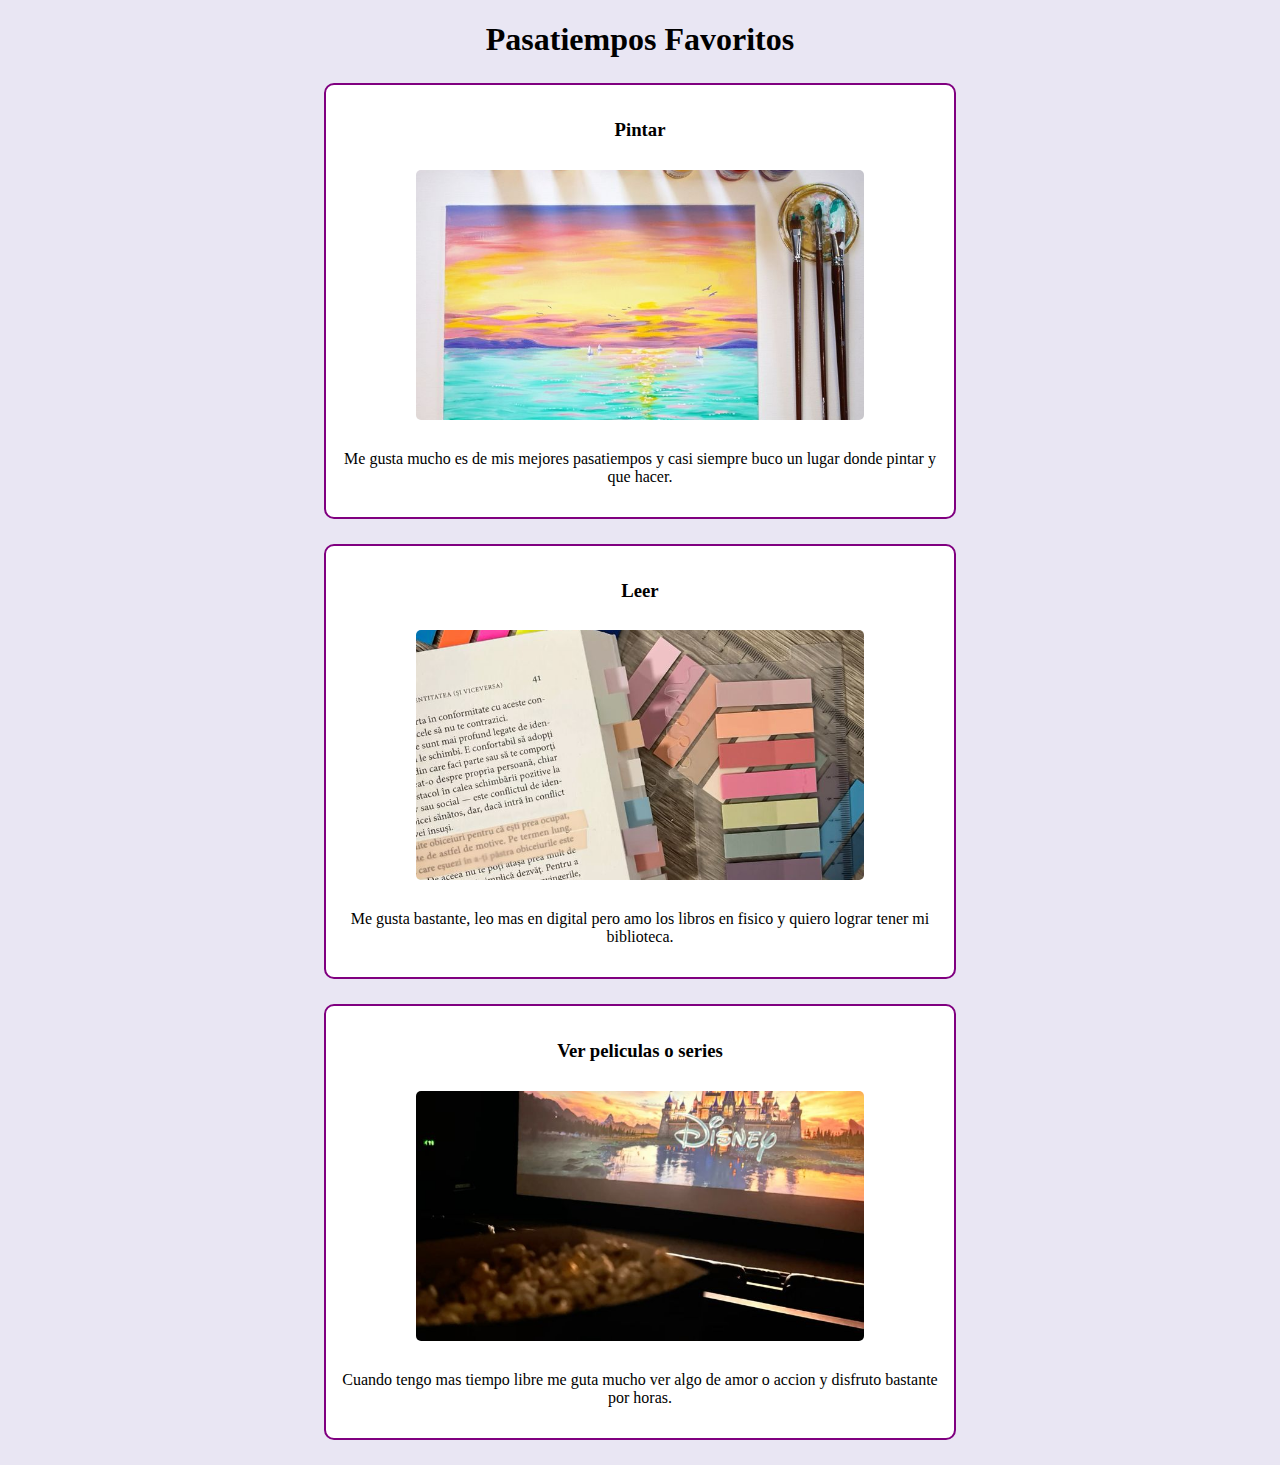
<file: Desafio5 css/index.html>
<!DOCTYPE html>
<html lang="en">
<head>
    <meta charset="UTF-8">
    <meta name="viewport" content="width=device-width, initial-scale=1.0">
    <title>Tipografía</title>
    <link rel="stylesheet" href="css/estilos.css" />
    </head>
<body>
    <h1>Pasatiempos Favoritos</h1>

    <div class="tarjeta">
        <h3>Pintar</h3>
        <img src="img/Pintura.jpg" alt="Pintar cuadros">
        <p>Me gusta mucho es de mis mejores pasatiempos y casi siempre buco un lugar donde pintar y que hacer.</p>
    </div>

    <div class="tarjeta">
        <h3>Leer</h3>
        <img src="img/Libros.jpg" alt="Leer libros">
        <p>Me gusta bastante, leo mas en digital pero amo los libros en fisico y quiero lograr tener mi biblioteca.</p>
    </div>

    <div class="tarjeta">
        <h3>Ver peliculas o series</h3>
        <img src="img/Cine.jpg" alt="Peliculas o Series">
        <p>Cuando tengo mas tiempo libre me guta mucho ver algo de amor o accion y disfruto bastante por horas.</p>
    </div>
    
</body>
</html>
</file>
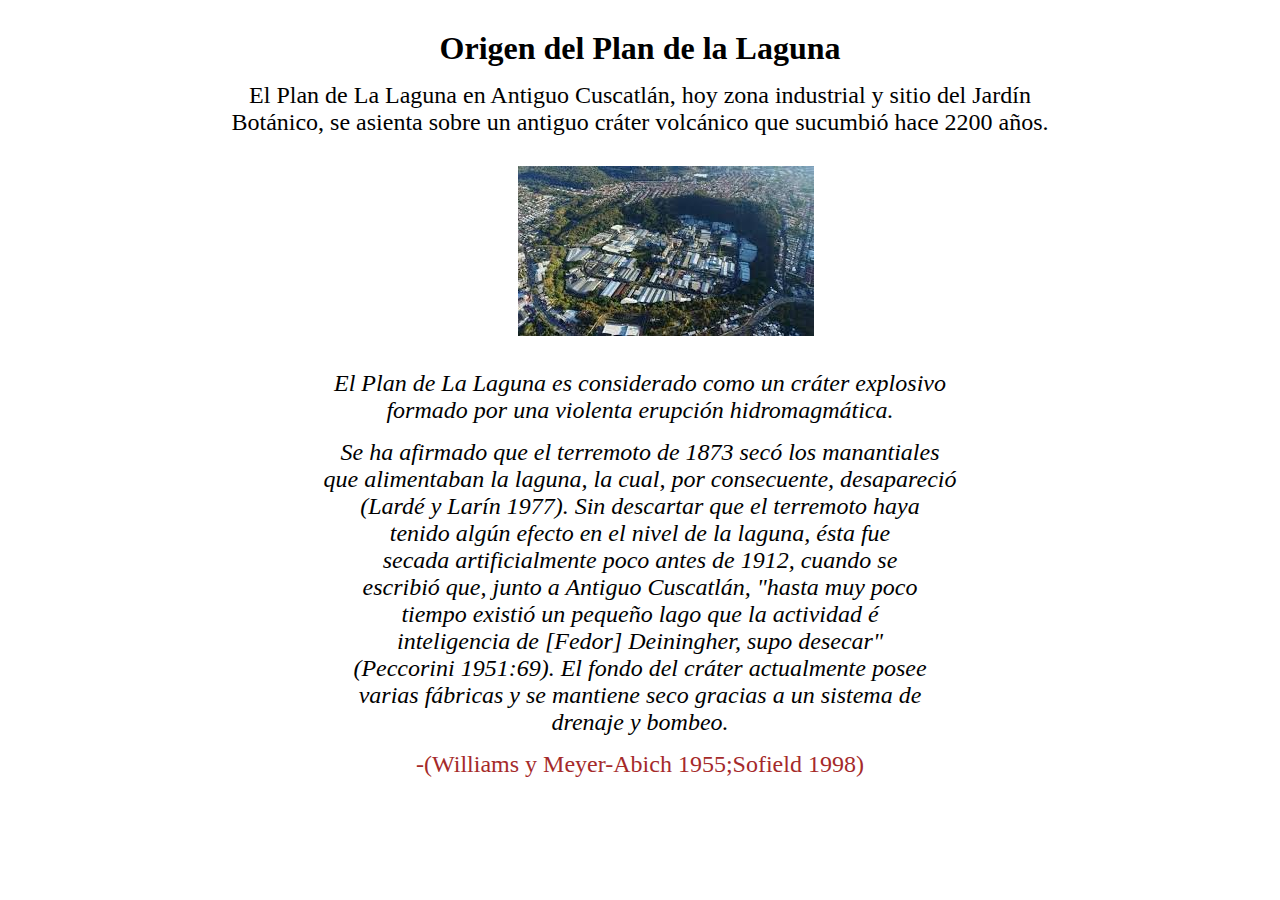
<file: Practica 2 css/index.html>
<!DOCTYPE html>
<html lang="en">
<head>
    <meta charset="UTF-8">
    <meta name="viewport" content="width=device-width, initial-scale=1.0">
    <title>Plan de La Laguna</title>
    <link rel="stylesheet" href="css/estilos.css">
</head>
<body>
    <h1>Origen del Plan de la Laguna</h1>

    <p>
        El Plan de La Laguna en Antiguo Cuscatlán, 
        hoy zona industrial y sitio del Jardín <br>  
        Botánico, se asienta sobre un antiguo 
        cráter volcánico que sucumbió hace 2200 años. <br>
    </p>

    <img src="img/plan.jpg" alt="imagen aérea del plan de la laguna">

    <p class="cita">
        El Plan de La Laguna es considerado como un cráter explosivo <br>
        formado por una violenta erupción hidromagmática.<br>
    </p>

    <p class="cita">
        Se ha afirmado que el terremoto de 1873 secó los manantiales <br>
        que alimentaban la laguna, la cual, por consecuente, desapareció <br>
        (Lardé y Larín 1977). Sin descartar que el terremoto haya <br> 
        tenido algún efecto en el nivel de la laguna, ésta fue <br>
        secada artificialmente poco antes de 1912, cuando se <br>
        escribió que, junto a Antiguo Cuscatlán, "hasta muy poco <br> 
        tiempo existió un pequeño lago que la actividad é <br>
        inteligencia de [Fedor] Deiningher, supo desecar" <br>
        (Peccorini 1951:69). El fondo del cráter actualmente posee <br>
        varias fábricas y se mantiene seco gracias a un sistema de <br>
        drenaje y bombeo. 
    </p>

    <p id="autor">-(Williams y Meyer-Abich 1955;Sofield 1998)</p>
   
</body>
</html>
</file>
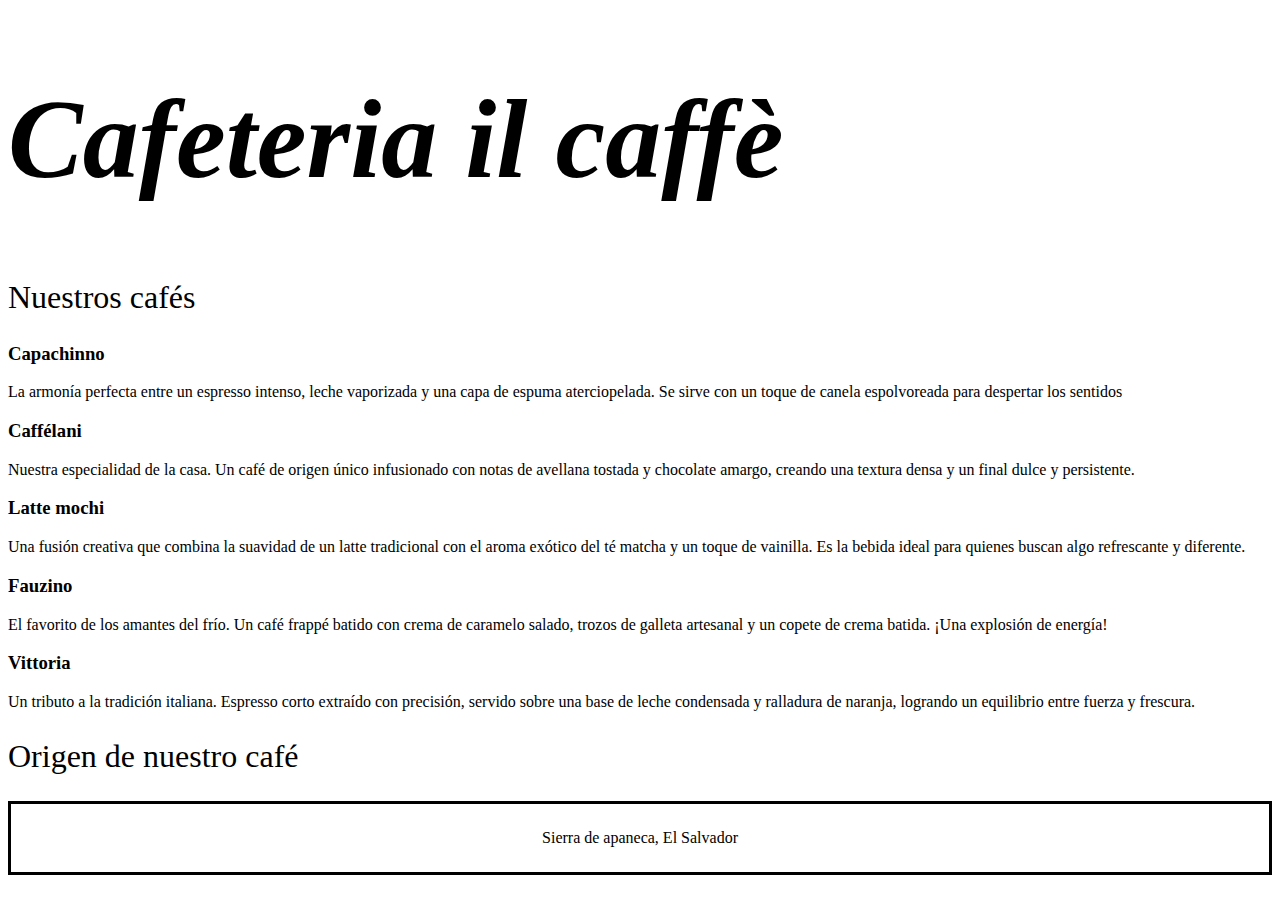
<file: Practica 4 css/index.html>
<!DOCTYPE html>
<html lang="en">
<head>
    <meta charset="UTF-8">
    <meta name="viewport" content="width=device-width, initial-scale=1.0">
    <title>Tipografía</title>
     <link rel="stylesheet" href="css/estilos.css" />
    </head>
<body>
    <h1>Cafeteria il caffè</h1>
    <h2>Nuestros cafés</h2>

    <h3>Capachinno</h3>
    <p>La armonía perfecta entre un espresso intenso, leche vaporizada y una capa de espuma aterciopelada. Se sirve con un toque de canela espolvoreada para despertar los sentidos </p>

    <h3>Caffélani</h3>
    <p>Nuestra especialidad de la casa. Un café de origen único infusionado con notas de avellana tostada y chocolate amargo, creando una textura densa y un final dulce y persistente. </p>
    
    <h3>Latte mochi</h3>
    <p>Una fusión creativa que combina la suavidad de un latte tradicional con el aroma exótico del té matcha y un toque de vainilla. Es la bebida ideal para quienes buscan algo refrescante y diferente. </p>

    <h3>Fauzino</h3>
    <p>El favorito de los amantes del frío. Un café frappé batido con crema de caramelo salado, trozos de galleta artesanal y un copete de crema batida. ¡Una explosión de energía! </p>

    <h3>Vittoria</h3>
    <p>Un tributo a la tradición italiana. Espresso corto extraído con precisión, servido sobre una base de leche condensada y ralladura de naranja, logrando un equilibrio entre fuerza y frescura. </p>

    <div >
    <h2>Origen de nuestro café</h2>
    <p style="border: 3px black; border-style: solid; padding: 25px; text-align: center;">Sierra de apaneca, El Salvador</p>
    </div>
</body>
</html>
</file>
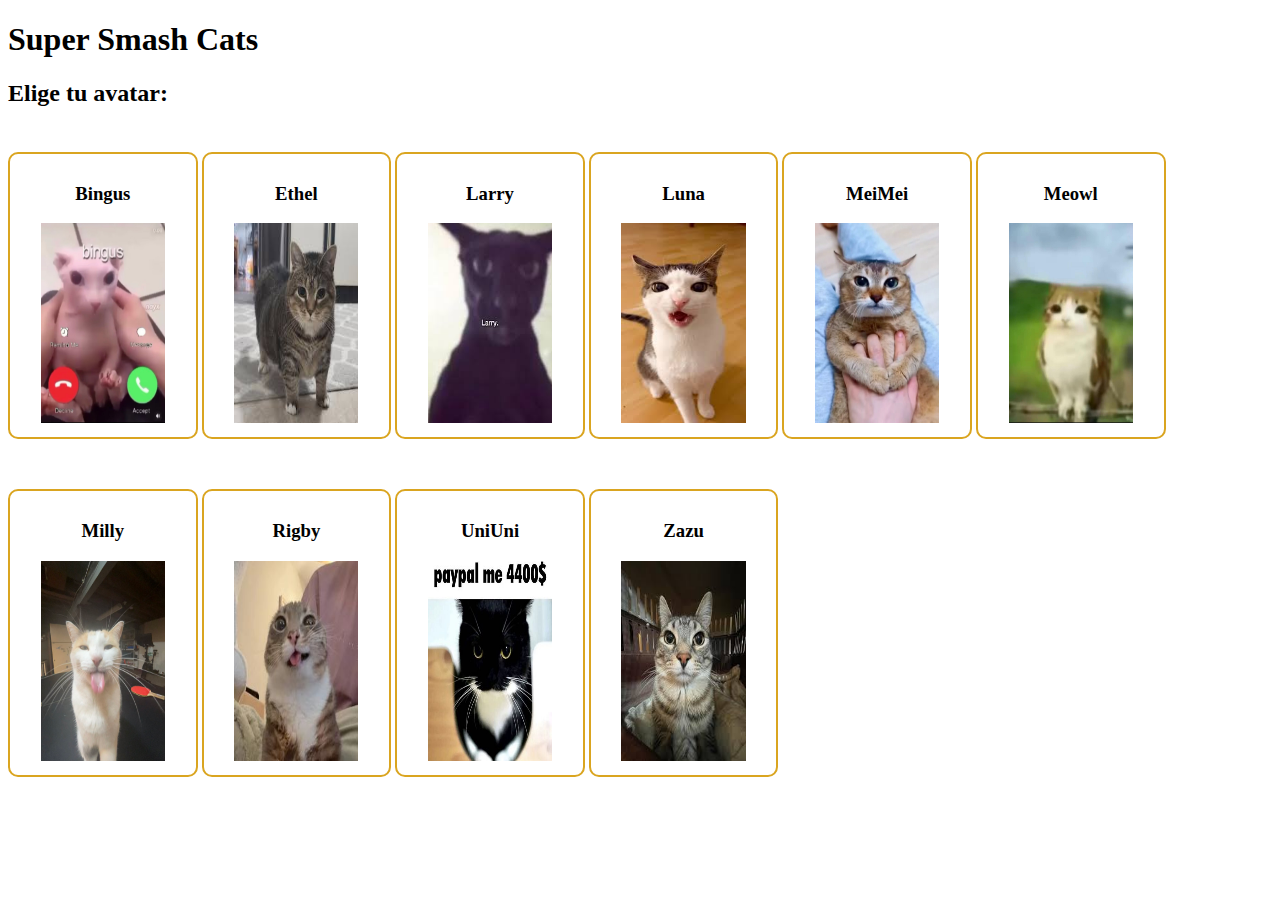
<file: Practica 6 css/index.html>
<!DOCTYPE html>
<html lang="en">
<head>
    <meta charset="UTF-8">
    <meta name="viewport" content="width=device-width, initial-scale=1.0">
    <title>Internet Cats</title>
    <link rel="stylesheet" href="css/estilos.css" />
    </head>
<body>
    <h1>Super Smash Cats</h1>
    <h2>Elige tu avatar:</h2>

    <div class="tarjeta">
        <h3>Bingus</h3>
        <img src="img/bingus.jpg">
    </div>

    <div class="tarjeta">
        <h3>Ethel</h3>
        <img src="img/ethel.jpg">
    </div>
    
    <div class="tarjeta oculto">
        <h3>Dodo</h3>
        <img src="img/dodo.jpg">
    </div>

    <div class="tarjeta">
        <h3>Larry</h3>
        <img src="img/larry.jpg">
    </div>

    <div class="tarjeta">
        <h3>Luna</h3>
        <img src="img/luna.jpg">
    </div>

    <div class="tarjeta">
        <h3>MeiMei</h3>
        <img src="img/meimei.jpg">
    </div>

    <div class="tarjeta">
        <h3>Meowl</h3>
        <img src="img/meowl.jpg">
    </div>

    <div class="tarjeta">
        <h3>Milly</h3>
        <img src="img/milly.jpg">
    </div>

    <div class="tarjeta">
        <h3>Rigby</h3>
        <img src="img/rigby.jpg">
    </div>

    <div class="tarjeta">
        <h3>UniUni</h3>
        <img src="img/uniuni.jpg">
    </div>

    <div class="tarjeta">
        <h3>Zazu</h3>
        <img src="img/zazu.jpg">
    </div>


</body>
</html>
</file>
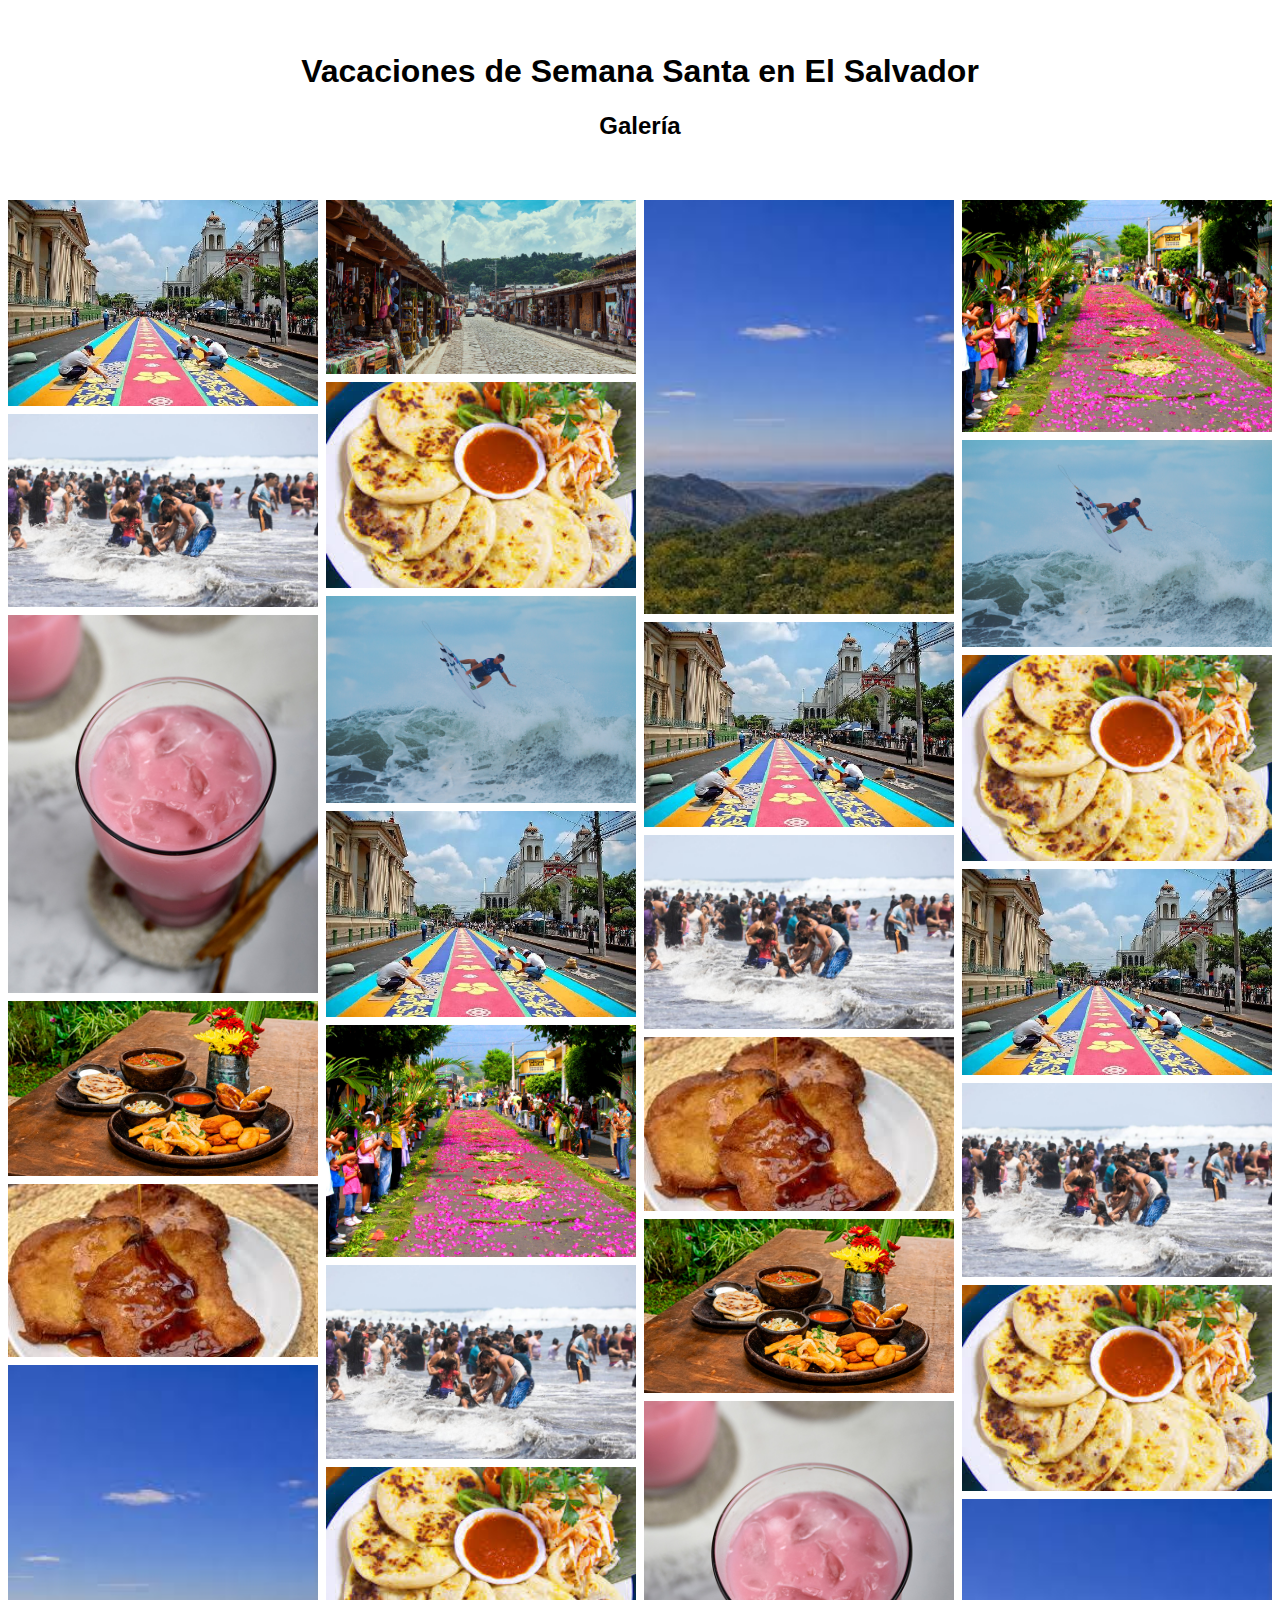
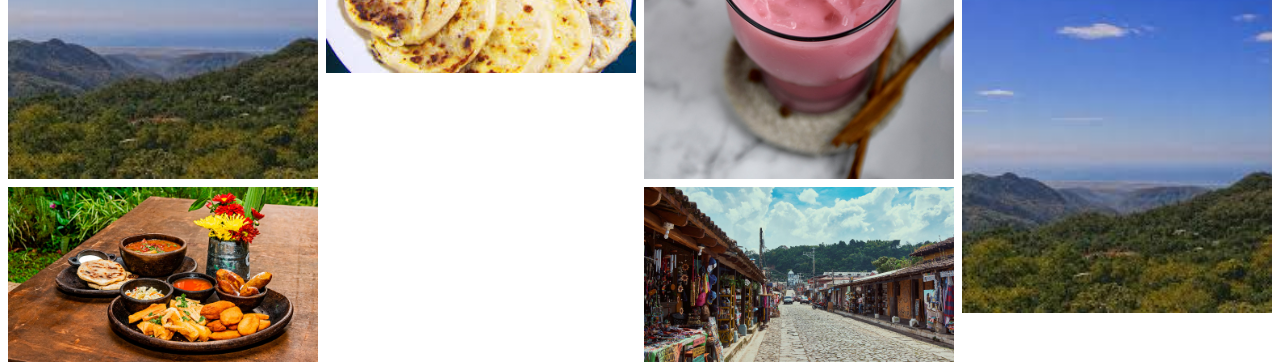
<file: Practica 8 css/index.html>
<!DOCTYPE html>
<html lang="en">
<head>
    <meta charset="UTF-8">
    <meta name="viewport" content="width=device-width, initial-scale=1.0">
    <title>Galeria El Salvador</title>
    <link rel="stylesheet" href="css/estilos.css">
</head>
<body>
   
<div class="header">
  <h1>Vacaciones de Semana Santa en El Salvador</h1>
  <h2>Galería</h2>
</div>


<div class="container"> 
  <div class="column">
    <img src="img/alfombra.jpg" style="width:100%">
    <img src="img/playa.jpeg" style="width:100%">
    <img src="img/cebada.jpg" style="width:100%"> 
    <img src="img/gastronomia.jpg" style="width:100%">
    <img src="img/torrejas.jpg" style="width:100%">
    <img src="img/landscape.jpg" style="width:100%"> 
    <img src="img/gastronomia.jpg" style="width:100%">
  </div>
  
  <div class="column">
    <img src="img/rutaflores.jpg" style="width:100%">
    <img src="img/pupusas.jpg" style="width:100%">
    <img src="img/surf.jpg" style="width:100%">
    <img src="img/alfombra.jpg" style="width:100%">
    <img src="img/ramos.jpg" style="width:100%">
    <img src="img/playa.jpeg" style="width:100%">
    <img src="img/pupusas.jpg" style="width:100%">
  </div> 
   
  <div class="column">
    <img src="img/landscape.jpg" style="width:100%"> 
    
    <img src="img/alfombra.jpg" style="width:100%">
    <img src="img/playa.jpeg" style="width:100%">
    <img src="img/torrejas.jpg" style="width:100%">
    <img src="img/gastronomia.jpg" style="width:100%">
    <img src="img/cebada.jpg" style="width:100%"> 
    <img src="img/rutaflores.jpg" style="width:100%">
  </div>
  
  <div class="column">
    <img src="img/ramos.jpg" style="width:100%">
    
    <img src="img/surf.jpg" style="width:100%">
    <img src="img/pupusas.jpg" style="width:100%">
    <img src="img/alfombra.jpg" style="width:100%">
    
    <img src="img/playa.jpeg" style="width:100%">
    <img src="img/pupusas.jpg" style="width:100%">
    <img src="img/landscape.jpg" style="width:100%"> </div>
</div>
</body>
</html>
</file>
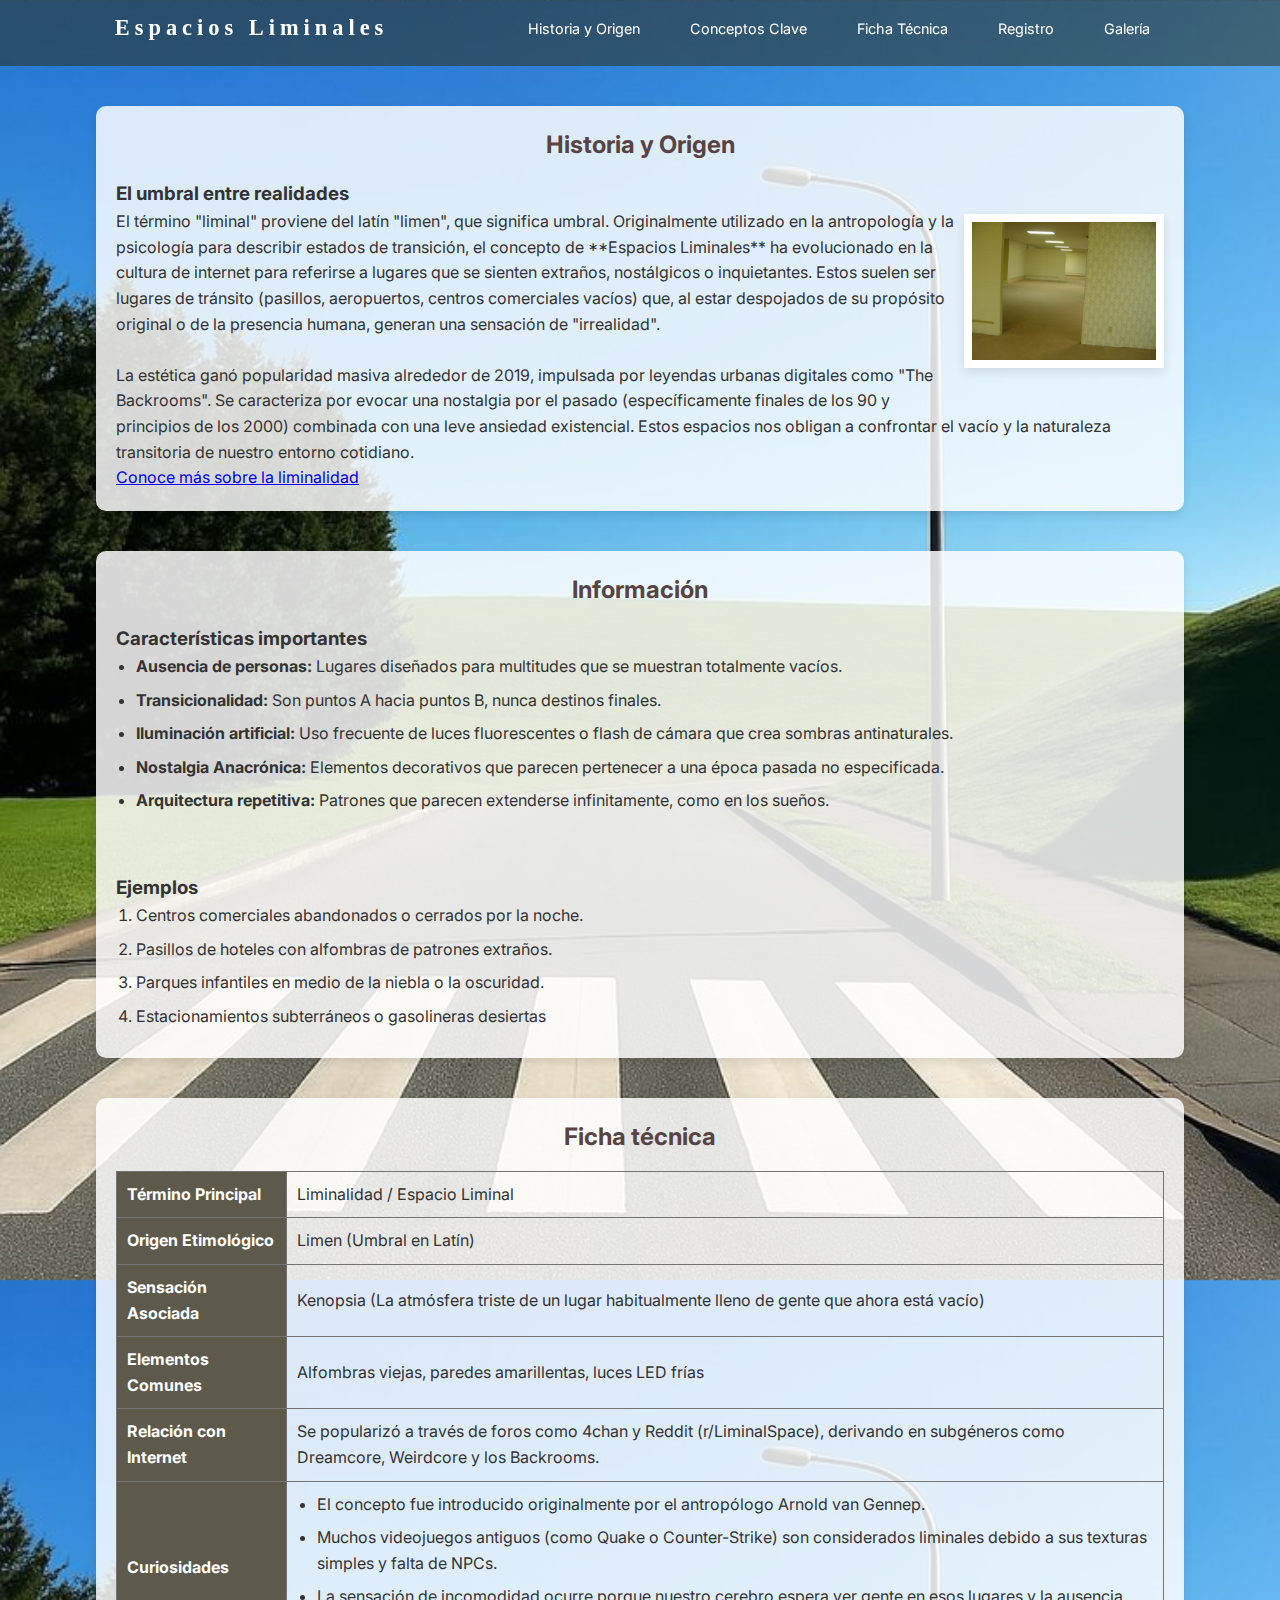
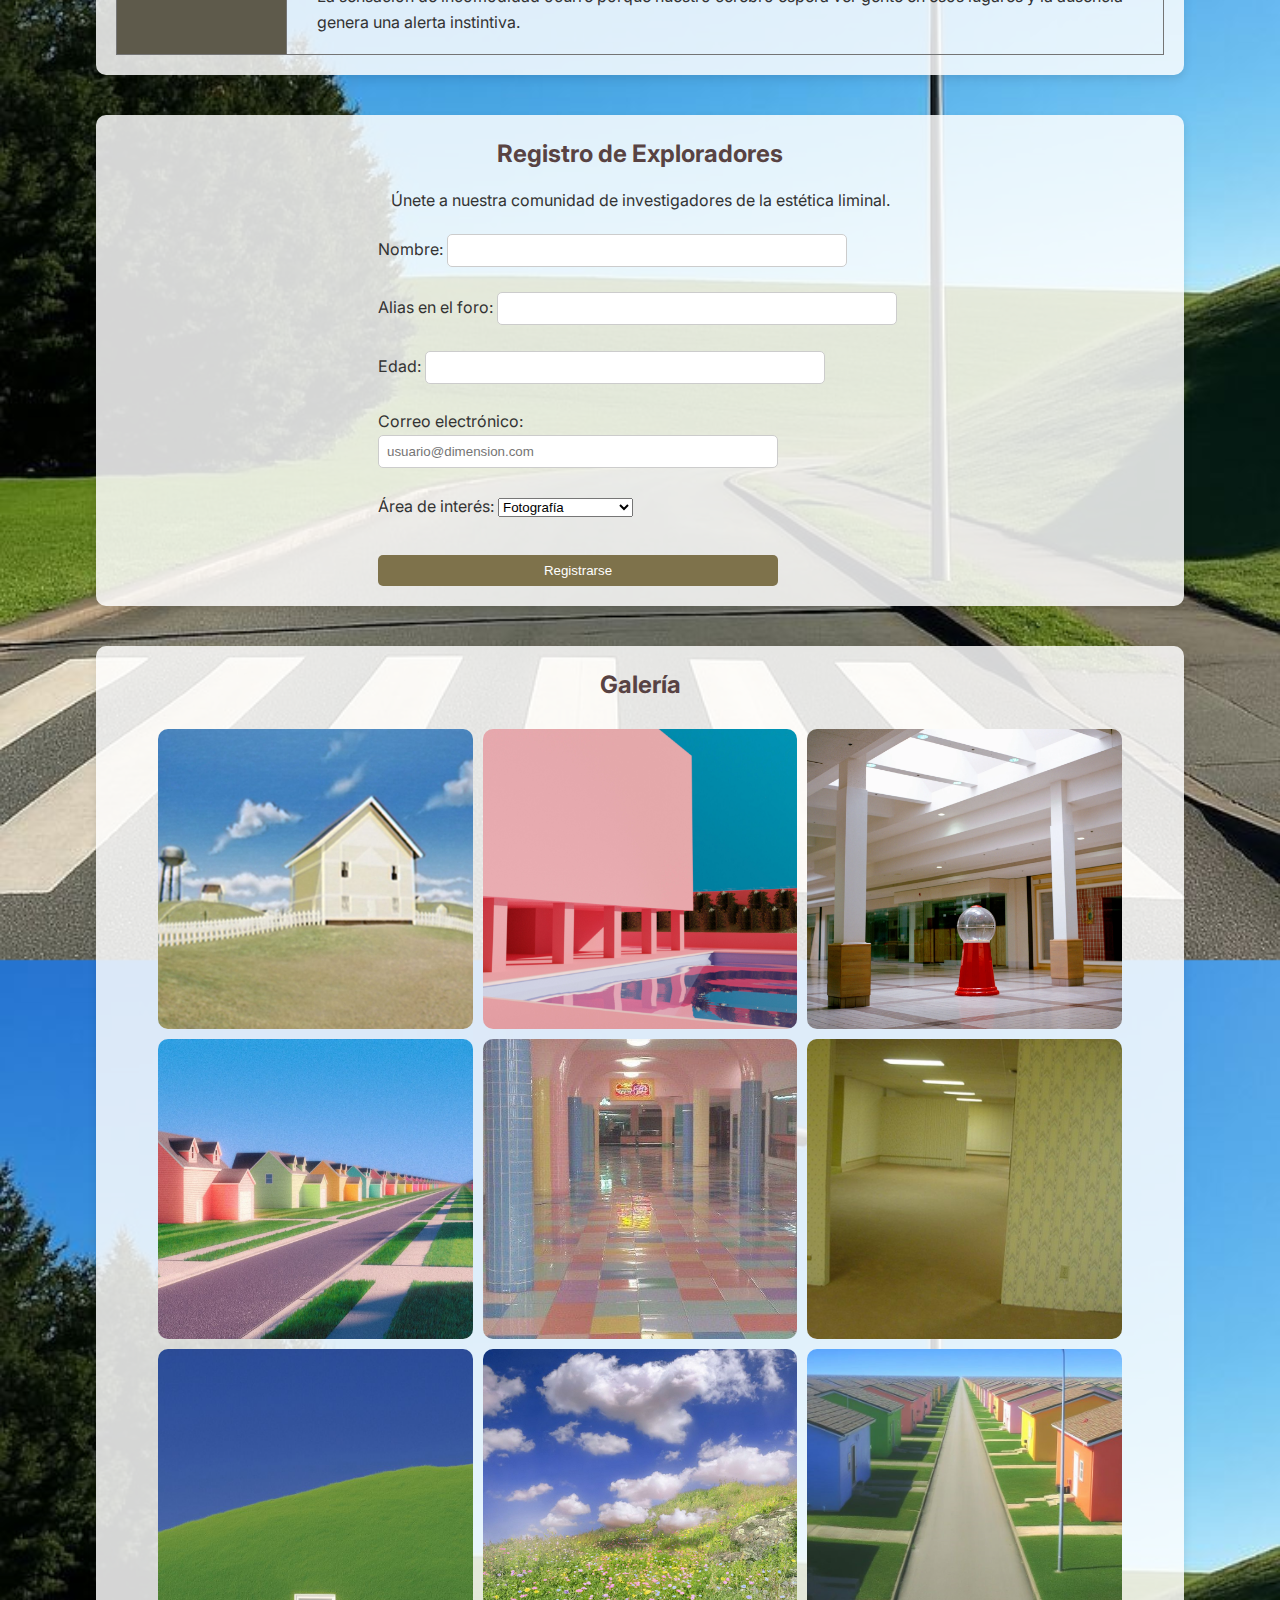
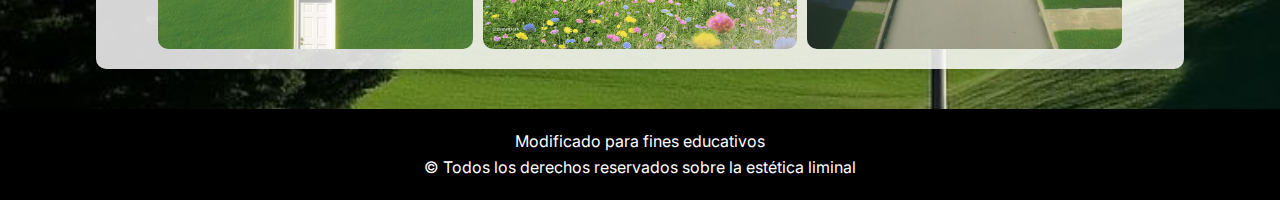
<file: Practica 9 css/index.html>
<!doctype html>
<html lang="es">

<head>
    <meta charset="UTF-8" />
    <meta name="viewport" content="width=device-width, initial-scale=1.0" />
    <title>Espacios Liminales</title>
    <style>
        table,
        td,
        th {
            border: 1px solid black;
            border-collapse: collapse;
            text-align: left;
            padding: 8px;
        }
    </style>
    <link rel="stylesheet" href="css/estilos.css">
</head>

<body>
    <header class="header">

        <h1 class="titulo">Espacios Liminales</h1>


        <nav class="nav">
            <ul class="menu">
                <li><a class="link" href="#s1">Historia y Origen</a></li>
                <li><a class="link" href="#s2">Conceptos Clave</a></li>
                <li><a class="link" href="#s3">Ficha Técnica</a></li>
                <li><a class="link" href="#s4">Registro</a></li>
                <li><a class="link" href="#s5">Galería</a></li>
            </ul>
        </nav>




    </header>
    <main class="contenedor">
        <section class="seccion historia">
            <h2 id="s1" class="subtitulo">Historia y Origen</h2>

            <img class="imgpeq" src="img/backrooms.jpg" alt="Pasillo vacío representativo de un espacio liminal"
                width="200" />
            <h3>El umbral entre realidades</h3>
            <p class="texto">
                El término "liminal" proviene del latín "limen", que significa umbral.
                Originalmente utilizado en la antropología y la psicología para
                describir estados de transición, el concepto de **Espacios Liminales**
                ha evolucionado en la cultura de internet para referirse a lugares que
                se sienten extraños, nostálgicos o inquietantes. Estos suelen ser
                lugares de tránsito (pasillos, aeropuertos, centros comerciales
                vacíos) que, al estar despojados de su propósito original o de la
                presencia humana, generan una sensación de "irrealidad".
                <br>
                <br>
                La estética ganó popularidad masiva alrededor de 2019, impulsada por
                leyendas urbanas digitales como "The Backrooms". Se caracteriza por
                evocar una nostalgia por el pasado (específicamente finales de los 90
                y principios de los 2000) combinada con una leve ansiedad existencial.
                Estos espacios nos obligan a confrontar el vacío y la naturaleza
                transitoria de nuestro entorno cotidiano.
            </p>
            <a href="https://es.wikipedia.org/wiki/Espacio_liminal" target="_blank">Conoce más sobre la liminalidad</a>
        </section>

        <section class="seccion">
            <h2 id="s2" class="subtitulo">Información</h2>
            <h3>Características importantes</h3>
            <ul>
                <li>
                    <strong>Ausencia de personas:</strong> Lugares diseñados para
                    multitudes que se muestran totalmente vacíos.
                </li>
                <li>
                    <strong>Transicionalidad:</strong> Son puntos A hacia puntos B,
                    nunca destinos finales.
                </li>
                <li>
                    <strong>Iluminación artificial:</strong> Uso frecuente de luces
                    fluorescentes o flash de cámara que crea sombras antinaturales.
                </li>
                <li>
                    <strong>Nostalgia Anacrónica:</strong> Elementos decorativos que
                    parecen pertenecer a una época pasada no especificada.
                </li>
                <li>
                    <strong>Arquitectura repetitiva:</strong> Patrones que parecen
                    extenderse infinitamente, como en los sueños.
                </li>
            </ul>
            <br>
            <br>
            <h3>Ejemplos</h3>
            <ol>
                <li>Centros comerciales abandonados o cerrados por la noche.</li>
                <li>Pasillos de hoteles con alfombras de patrones extraños.</li>
                <li>Parques infantiles en medio de la niebla o la oscuridad.</li>
                <li>Estacionamientos subterráneos o gasolineras desiertas</li>
            </ol>
        </section>

        <section class="seccion ficha">
            <h2 id="s3" class="subtitulo">Ficha técnica</h2>

            <table>
                <tr>
                    <th>Término Principal</th>
                    <td>Liminalidad / Espacio Liminal</td>
                </tr>
                <tr>
                    <th>Origen Etimológico</th>
                    <td>Limen (Umbral en Latín)</td>
                </tr>
                <tr>
                    <th>Sensación Asociada</th>
                    <td>
                        Kenopsia (La atmósfera triste de un lugar habitualmente lleno de
                        gente que ahora está vacío)
                    </td>
                </tr>
                <tr>
                    <th>Elementos Comunes</th>
                    <td>Alfombras viejas, paredes amarillentas, luces LED frías</td>
                </tr>
                <tr>
                    <th>Relación con Internet</th>
                    <td>
                        Se popularizó a través de foros como 4chan y Reddit
                        (r/LiminalSpace), derivando en subgéneros como Dreamcore,
                        Weirdcore y los Backrooms.
                    </td>
                </tr>
                <tr>
                    <th>Curiosidades</th>
                    <td>
                        <ul>
                            <li>
                                El concepto fue introducido originalmente por el antropólogo
                                Arnold van Gennep.
                            </li>
                            <li>
                                Muchos videojuegos antiguos (como Quake o Counter-Strike) son
                                considerados liminales debido a sus texturas simples y falta
                                de NPCs.
                            </li>
                            <li>
                                La sensación de incomodidad ocurre porque nuestro cerebro
                                espera ver gente en esos lugares y la ausencia genera una
                                alerta instintiva.
                            </li>
                        </ul>
                    </td>
                </tr>
            </table>
        </section>

        <section class="seccion formulario">
            <h2 id="s4" class="subtitulo">Registro de Exploradores</h2>

            <p class="centrado">
                Únete a nuestra comunidad de investigadores de la estética liminal.
            </p>
            <form action="Index.html" class="formulario-contenido">
                <label for="nombre">Nombre:</label>
                <input type="text" name="nombre" id="nombre" /><br /><br />

                <label for="apellido">Alias en el foro:</label>
                <input type="text" name="apellido" id="apellido" /><br /><br />

                <label for="edad">Edad:</label>
                <input type="number" name="edad" id="edad" /><br /><br />

                <label for="correo">Correo electrónico:</label>
                <input type="email" name="correo" id="correo" placeholder="usuario@dimension.com" /><br /><br />

                <label for="interes">Área de interés:</label>
                <select name="interes" id="interes">
                    <option value="fotografia">Fotografía</option>
                    <option value="teoria">Teoría y Psicología</option>
                    <option value="backrooms">Backrooms</option>
                </select><br /><br />

                <input type="submit" value="Registrarse" />
            </form>
        </section>

        <section class="seccion galeria">
            <h2 id="s5" class="subtitulo">Galería</h2>
            <div class="contenedor-galeria">
                <img src="img/eternalsuburbia.jpg" width="500px" alt="Suburbio eterno bajo luz artificial" />
                <img src="img/pinkbuilding.jpg" width="500px" alt="Edificio de colores pastel sin ventanas" />
                <img src="img/Xiao-LiminalSpaces.jpg" width="500px"
                    alt="Piscina interior vacía con arquitectura surrealista" />
                <img src="img/suburbia.jpg" alt="Edward ScissorsHands neighborhood" width="500px" />
                <img src="img/playground.jpg" alt="playground" width="500px" />
                <img src="img/backrooms.jpg" alt="backrooms" width="500px">
                <img src="img/door.jpg" alt="Door" width="500px">
                <img src="img/field.jpg" alt="Field" width="500px">
                <img src="img/suburbiavertical.jpg" alt="suburbios infinitos" width="500px">

            </div>
        </section>
    </main>
    <footer class="footer">
        <p>
            Modificado para fines educativos<br />
            © Todos los derechos reservados sobre la estética liminal
        </p>
    </footer>
</body>

</html>
</file>
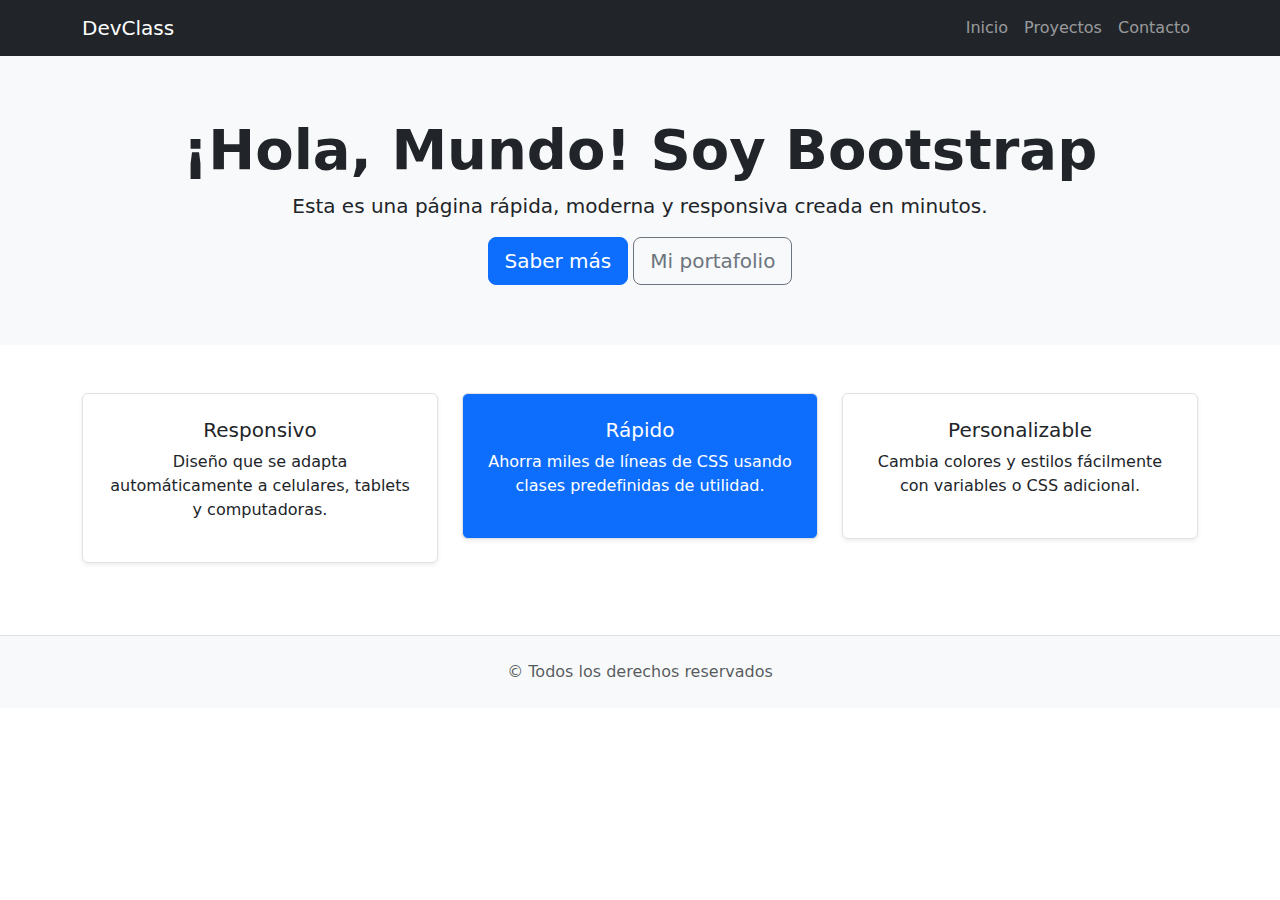
<file: Practica1Bootstrap/index.html>
<!DOCTYPE html>
<html lang="es">
<head>
    <meta charset="UTF-8">
    <meta name="viewport" content="width=device-width, initial-scale=1.0">
    <title>Mi Primera Página con Bootstrap</title>
    <link href="https://cdn.jsdelivr.net/npm/bootstrap@5.3.0/dist/css/bootstrap.min.css" rel="stylesheet">
    <script src="https://cdn.jsdelivr.net/npm/bootstrap@5.3.0/dist/js/bootstrap.bundle.min.js"></script>
    <style>
        .hero-section {
            background-color: #f8f9fa;
            padding: 60px 0;
        }
    </style>
</head>

<nav class="navbar navbar-expand-lg navbar-dark bg-dark">
    <div class="container">
        <a class="navbar-brand" href="#">DevClass</a>
        <button class="navbar-toggler" type="button" data-bs-toggle="collapse" data-bs-target="#navbarNav">
            <span class="navbar-toggler-icon"></span>
        </button>
        <div class="collapse navbar-collapse" id="navbarNav">
            <ul class="navbar-nav ms-auto">
                <li class="nav-item"><a class="nav-link" href="#">Inicio</a></li>
                <li class="nav-item"><a class="nav-link" href="#">Proyectos</a></li>
                <li class="nav-item"><a class="nav-link" href="#">Contacto</a></li>
            </ul>
        </div>
    </div>
</nav>

<header class="hero-section text-center">
    <div class="container">
        <h1 class="display-4 fw-bold">¡Hola, Mundo! Soy Bootstrap</h1>
        <p class="lead">Esta es una página rápida, moderna y responsiva creada en minutos.</p>
        <a href="#" class="btn btn-primary btn-lg">Saber más</a>
        <a href="#" class="btn btn-outline-secondary btn-lg">Mi portafolio</a>
    </div>
</header>

<main class="container my-5">
    <div class="row text-center">
        <div class="col-md-4 mb-4">
            <div class="p-4 border rounded shadow-sm">
                <h3 class="h5">Responsivo</h3>
                <p>Diseño que se adapta automáticamente a celulares, tablets y computadoras.</p>
            </div>
        </div>

        <div class="col-md-4 mb-4">
            <div class="p-4 border rounded shadow-sm bg-primary text-white">
                <h3 class="h5">Rápido</h3>
                <p>Ahorra miles de líneas de CSS usando clases predefinidas de utilidad.</p>
            </div>
        </div>

        <div class="col-md-4 mb-4">
            <div class="p-4 border rounded shadow-sm">
                <h3 class="h5">Personalizable</h3>
                <p>Cambia colores y estilos fácilmente con variables o CSS adicional.</p>
            </div>
        </div>
    </div>
</main>

<footer class="bg-light text-center py-4 border-top">
    <p class="text-muted mb-0">&copy; Todos los derechos reservados</p>
</footer>

</body>
</html>
</file>
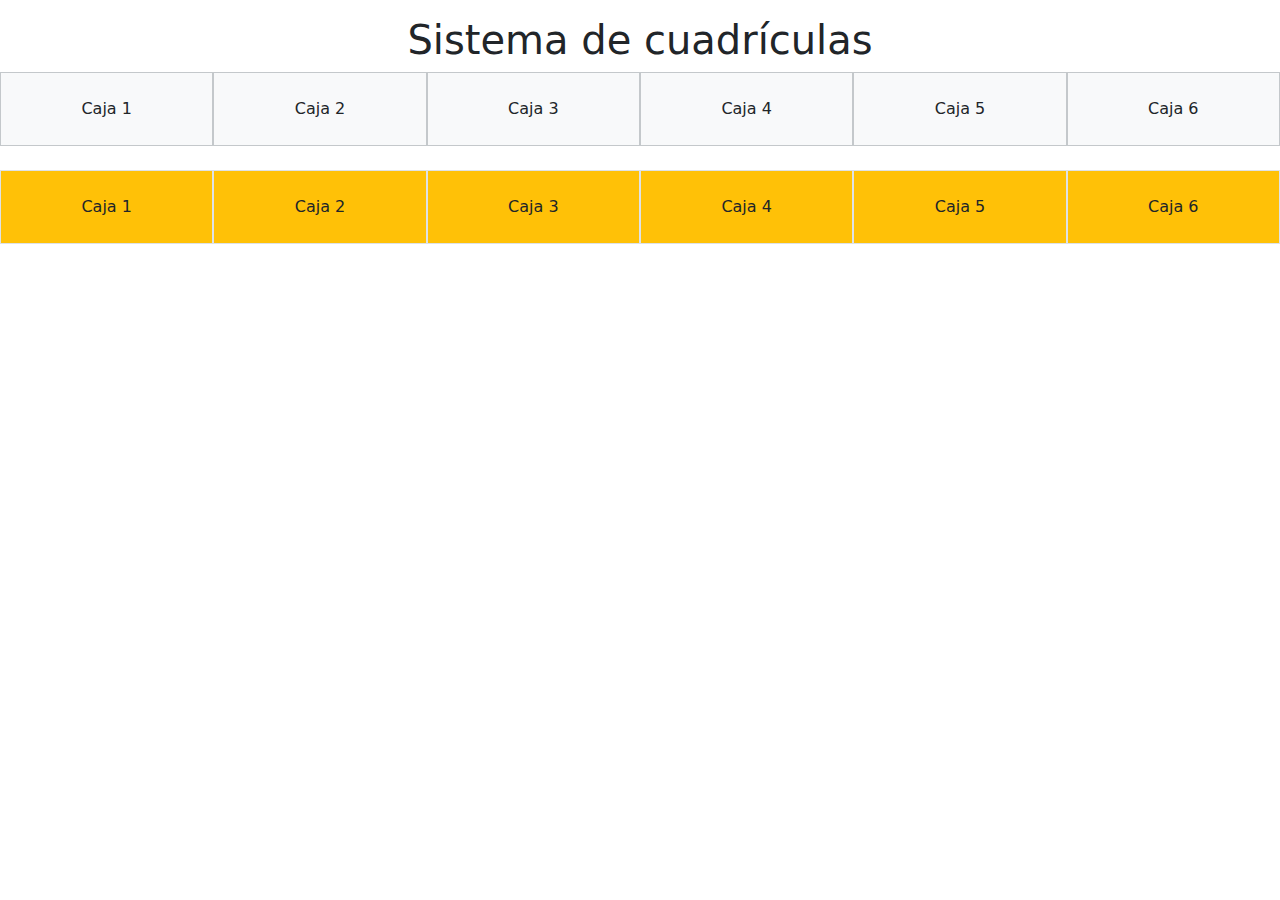
<file: Practica2Bootstrap/index.html>
<!DOCTYPE html>
<html lang="en">
<head>
  <meta charset="UTF-8">
  <meta name="viewport" content="width=device-width, initial-scale=1">
  <title>Sistema de cuadrículas</title>

  <link href="https://cdn.jsdelivr.net/npm/bootstrap@5.3.0/dist/css/bootstrap.min.css" rel="stylesheet">
  <script src="https://cdn.jsdelivr.net/npm/bootstrap@5.3.0/dist/js/bootstrap.bundle.min.js"></script>
</head>

<body>

  <div class="container-fluid text-center mt-3">

    <h1>Sistema de cuadrículas</h1>

    <!-- 🔹 FILA ORIGINAL -->
    <div class="row align-items-start mb-4">
      <div class="col-12 col-sm-6 col-md-4 col-lg-2 bg-light border border-secondary-subtle p-4">Caja 1</div>
      <div class="col-12 col-sm-6 col-md-4 col-lg-2 bg-light border border-secondary-subtle p-4">Caja 2</div>
      <div class="col-12 col-sm-6 col-md-4 col-lg-2 bg-light border border-secondary-subtle p-4">Caja 3</div>
      <div class="col-12 col-sm-6 col-md-4 col-lg-2 bg-light border border-secondary-subtle p-4">Caja 4</div>
      <div class="col-12 col-sm-6 col-md-4 col-lg-2 bg-light border border-secondary-subtle p-4">Caja 5</div>
      <div class="col-12 col-sm-6 col-md-4 col-lg-2 bg-light border border-secondary-subtle p-4">Caja 6</div>
    </div>

    <!-- 🔹 FILA NUEVA (según instrucciones) -->
    <div class="row">

      <!-- Caja 1 -->
      <div class="col-12 col-sm-6 col-md-4 col-lg-2 bg-warning border p-4">
        Caja 1
      </div>

      <!-- Caja 2 -->
      <div class="col-12 col-sm-6 col-md-4 col-lg-2 bg-warning border p-4">
        Caja 2
      </div>

      <!-- Caja 3 -->
      <div class="col-12 col-sm-2 col-md-4 col-lg-2 bg-warning border p-4">
        Caja 3
      </div>

      <!-- Caja 4 -->
      <div class="col-12 col-sm-2 col-md-4 col-lg-2 bg-warning border p-4">
        Caja 4
      </div>

      <!-- Caja 5 -->
      <div class="col-12 col-sm-2 col-md-4 col-lg-2 bg-warning border p-4">
        Caja 5
      </div>

      <!-- Caja 6 -->
      <div class="col-12 col-sm-2 col-md-4 col-lg-2 bg-warning border p-4">
        Caja 6
      </div>

    </div>

  </div>

</body>
</html>
</file>
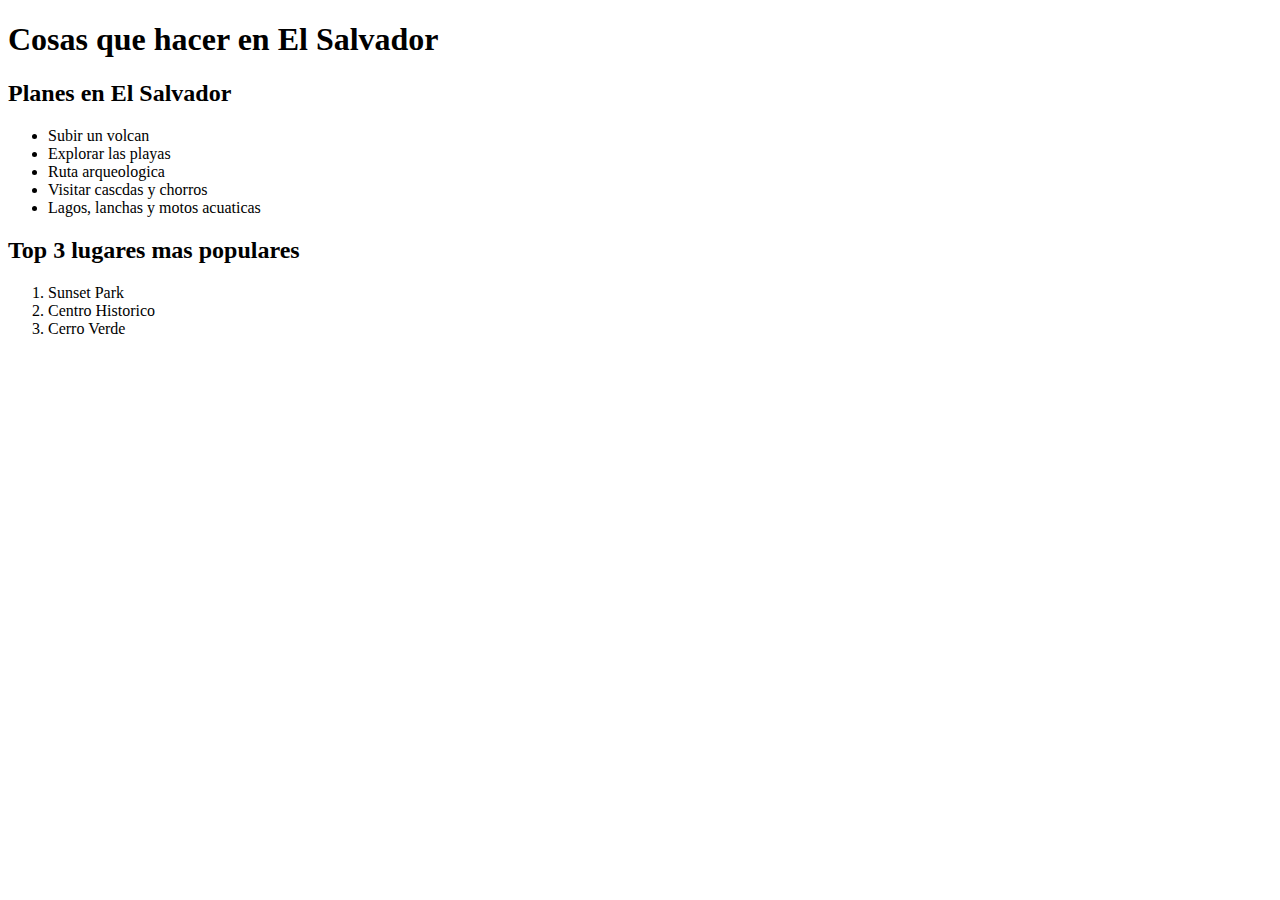
<file: Practica3A/index.html>
<!DOCTYPE html>
<html lang="en">
<head>
    <meta charset="UTF-8">
    <meta name="viewport" content="width=device-width>, initial-scale=1.0">
    <title>Document</title>
</head>
<body>
    <h1>Cosas que hacer en El Salvador</h1>
    <h2>Planes en El Salvador</h2>

    <ul>
        <li>Subir un volcan</li>
        <li>Explorar las playas</li>
        <li>Ruta arqueologica</li>
        <li>Visitar cascdas y chorros</li>
        <li>Lagos, lanchas y motos acuaticas</li>
    </ul>
    <h2>Top 3 lugares mas populares</h2>

    <ol>
        <li>Sunset Park</li>
        <li>Centro Historico</li>
        <li>Cerro Verde</li>
    </ol>
</body>
</html>
</file>
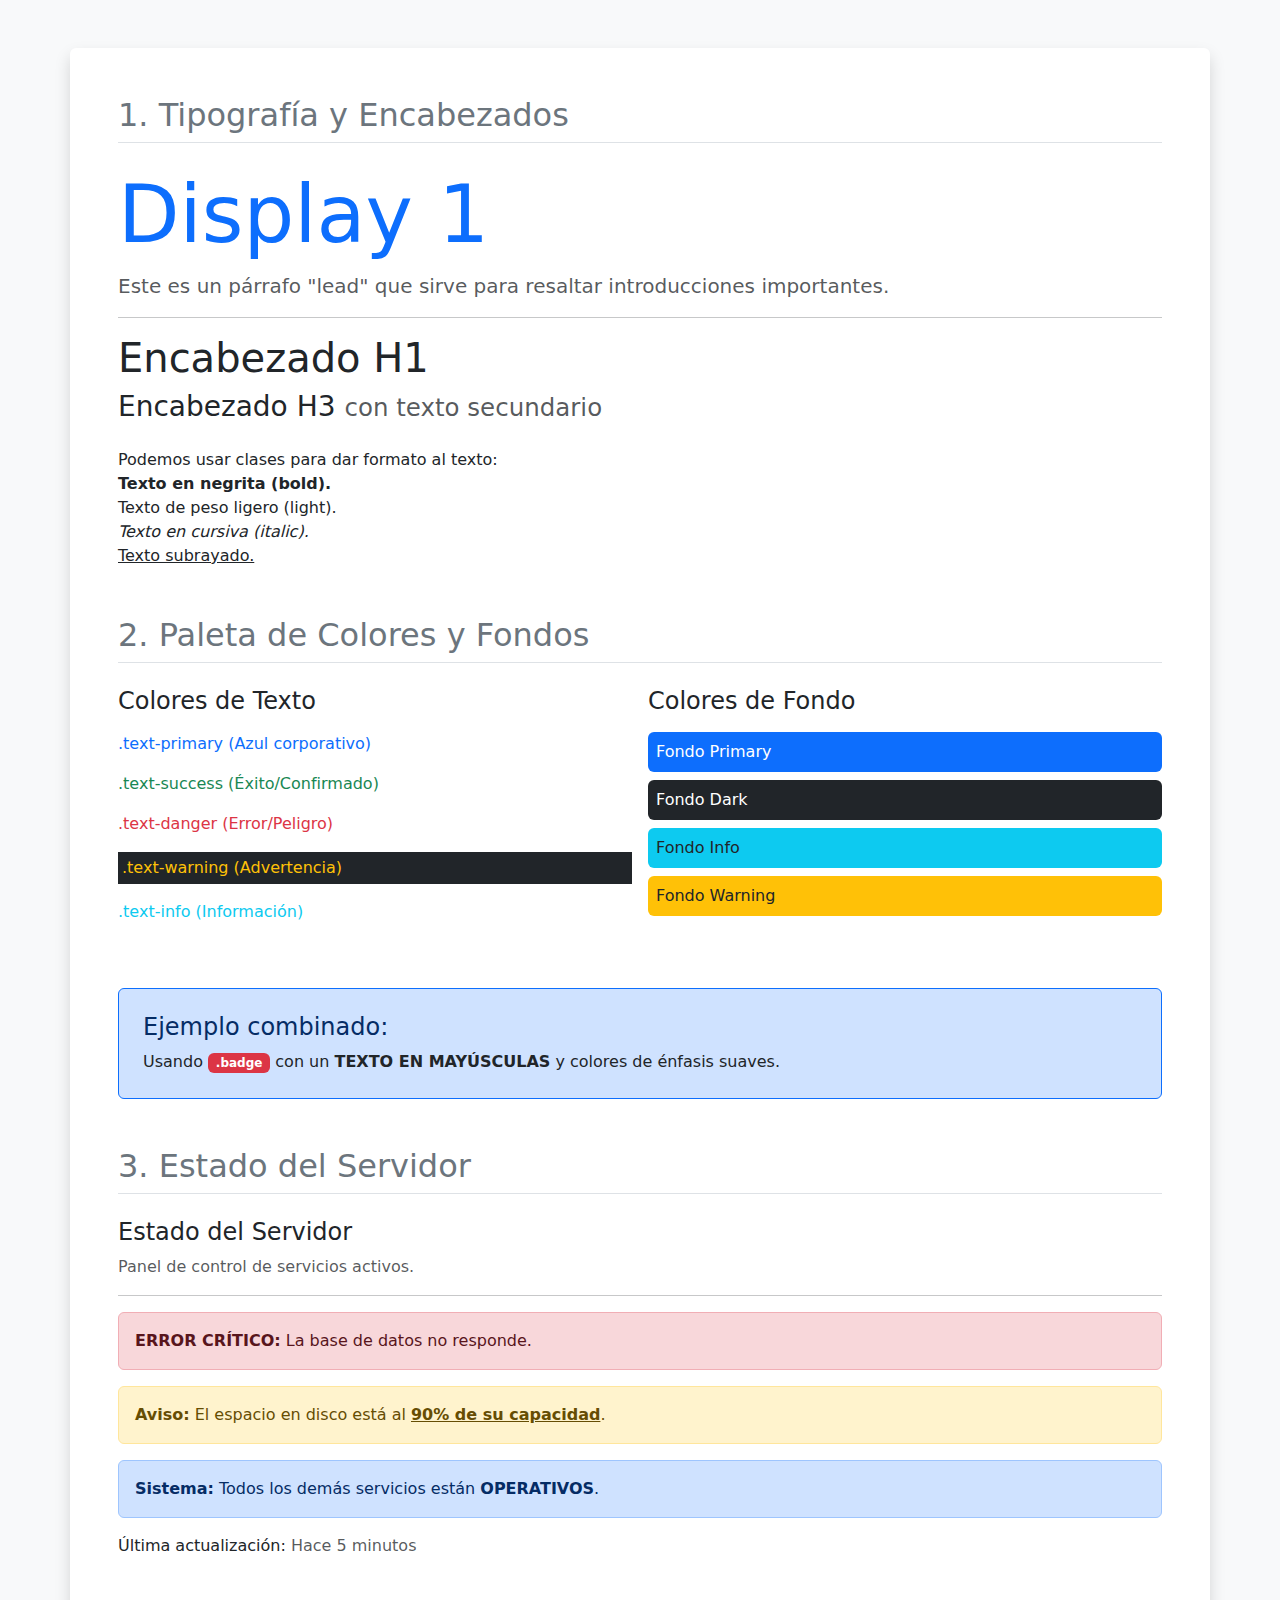
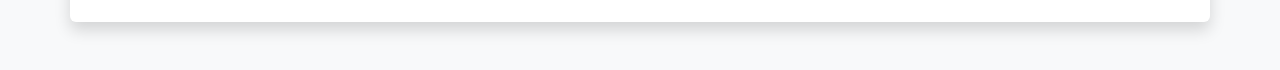
<file: Practica3Bootstrap/index.html>
<!DOCTYPE html>
<html lang="es">

<head>
  <meta charset="UTF-8">
  <meta name="viewport" content="width=device-width, initial-scale=1.0">
  <title>Tipografía, Colores y Estado del Servidor</title>

  <link href="https://cdn.jsdelivr.net/npm/bootstrap@5.3.0/dist/css/bootstrap.min.css" rel="stylesheet">
</head>

<body class="bg-light">

  <div class="container my-5 shadow bg-white p-5 rounded">

    <!-- 🔹 SECCIÓN 1: TIPOGRAFÍA -->
    <section class="mb-5">
      <h2 class="border-bottom pb-2 mb-4 text-secondary">1. Tipografía y Encabezados</h2>

      <h1 class="display-1 text-primary">Display 1</h1>
      <p class="lead text-muted">
        Este es un párrafo "lead" que sirve para resaltar introducciones importantes.
      </p>

      <hr>

      <h1 class="h1">Encabezado H1</h1>
      <h3 class="h3">
        Encabezado H3 
        <small class="text-body-secondary">con texto secundario</small>
      </h3>

      <p class="mt-4">
        Podemos usar clases para dar formato al texto: <br>
        <span class="fw-bold">Texto en negrita (bold).</span> <br>
        <span class="fw-light">Texto de peso ligero (light).</span> <br>
        <span class="fst-italic">Texto en cursiva (italic).</span> <br>
        <span class="text-decoration-underline">Texto subrayado.</span>
      </p>
    </section>

    <!-- 🔹 SECCIÓN 2: COLORES -->
    <section class="mb-5">
      <h2 class="border-bottom pb-2 mb-4 text-secondary">2. Paleta de Colores y Fondos</h2>

      <div class="row g-3">

        <div class="col-md-6">
          <h4 class="mb-3">Colores de Texto</h4>
          <p class="text-primary">.text-primary (Azul corporativo)</p>
          <p class="text-success">.text-success (Éxito/Confirmado)</p>
          <p class="text-danger">.text-danger (Error/Peligro)</p>
          <p class="text-warning bg-dark p-1">.text-warning (Advertencia)</p>
          <p class="text-info">.text-info (Información)</p>
        </div>

        <div class="col-md-6">
          <h4 class="mb-3">Colores de Fondo</h4>
          <div class="p-2 mb-2 bg-primary text-white rounded">Fondo Primary</div>
          <div class="p-2 mb-2 bg-dark text-white rounded">Fondo Dark</div>
          <div class="p-2 mb-2 bg-info text-dark rounded">Fondo Info</div>
          <div class="p-2 mb-2 bg-warning text-dark rounded">Fondo Warning</div>
        </div>

      </div>
    </section>

    <!-- 🔹 SECCIÓN 3: EJEMPLO COMBINADO -->
    <section class="mb-5 p-4 bg-primary-subtle border border-primary rounded">
      <h4 class="text-primary-emphasis">Ejemplo combinado:</h4>
      <p class="mb-0">
        Usando 
        <span class="badge bg-danger">.badge</span> 
        con un 
        <span class="text-uppercase fw-bold">texto en mayúsculas</span> 
        y colores de énfasis suaves.
      </p>
    </section>

    <!-- 🔹 SECCIÓN 4: ESTADO DEL SERVIDOR -->
    <section>
      <h2 class="border-bottom pb-2 mb-4 text-secondary">3. Estado del Servidor</h2>

      <h4>Estado del Servidor</h4>
      <p class="text-muted">Panel de control de servicios activos.</p>

      <hr>

      <!-- Error -->
      <div class="alert alert-danger">
        <strong>ERROR CRÍTICO:</strong> La base de datos no responde.
      </div>

      <!-- Aviso -->
      <div class="alert alert-warning">
        <strong>Aviso:</strong> El espacio en disco está al 
        <span class="fw-bold text-decoration-underline">90% de su capacidad</span>.
      </div>

      <!-- Sistema OK -->
      <div class="alert alert-primary">
        <strong>Sistema:</strong> Todos los demás servicios están 
        <span class="fw-bold">OPERATIVOS</span>.
      </div>

      <!-- Actualización -->
      <p>
        Última actualización: 
        <span class="text-muted">Hace 5 minutos</span>
      </p>

    </section>

  </div>

  <script src="https://cdn.jsdelivr.net/npm/bootstrap@5.3.0/dist/js/bootstrap.bundle.min.js"></script>
</body>

</html>
</file>
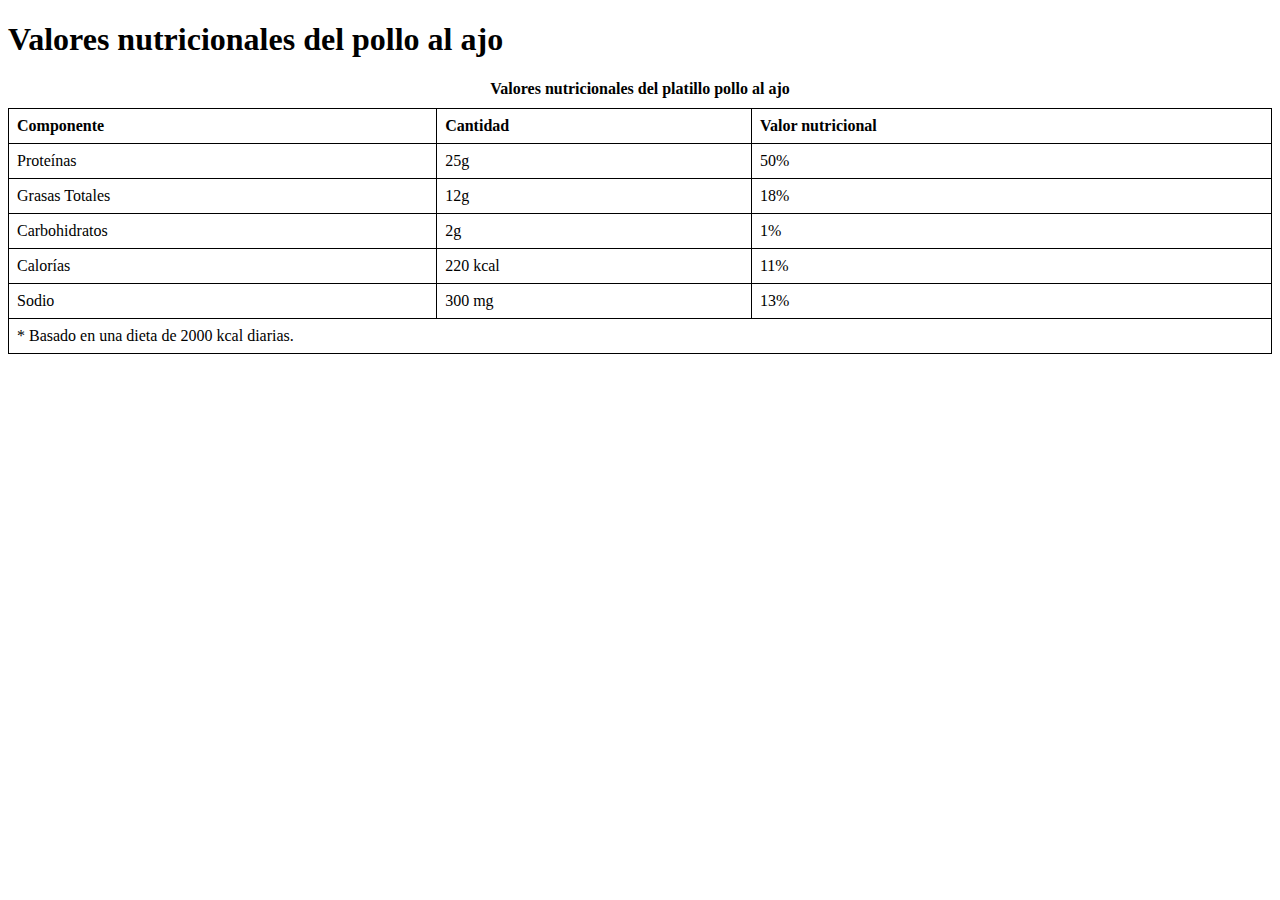
<file: Practica4A/index.html>
<!DOCTYPE html>
<html lang="es">
<head>
    <meta charset="UTF-8">
    <meta name="viewport" content="width=device-width, initial-scale=1.0">
    <title>Tabla de valores nutricionales del pollo al ajo</title>

    <style>
        table, th, td {
            border: 1px solid black;
            border-collapse: collapse;
        }

        th, td {
            padding: 8px;
            text-align: left;
        }

        caption {
            font-weight: bold;
            margin-bottom: 10px;
        }
    </style>
</head>
<body>

    <h1>Valores nutricionales del pollo al ajo</h1>

    <table style="width:100%;">
        <caption>Valores nutricionales del platillo pollo al ajo</caption>

        <tr>
            <th>Componente</th>
            <th>Cantidad</th>
            <th>Valor nutricional</th>
        </tr>

        <tr>
            <td>Proteínas</td>
            <td>25g</td>
            <td>50%</td>
        </tr>

        <tr>
            <td>Grasas Totales</td>
            <td>12g</td>
            <td>18%</td>
        </tr>

        <tr>
            <td>Carbohidratos</td>
            <td>2g</td>
            <td>1%</td>
        </tr>

        <tr>
            <td>Calorías</td>
            <td>220 kcal</td>
            <td>11%</td>
        </tr>

        <tr>
            <td>Sodio</td>
            <td>300 mg</td>
            <td>13%</td>
        </tr>

        <tr>
            <td colspan="3">* Basado en una dieta de 2000 kcal diarias.</td>
        </tr>
    </table>

</body>
</html>
</file>
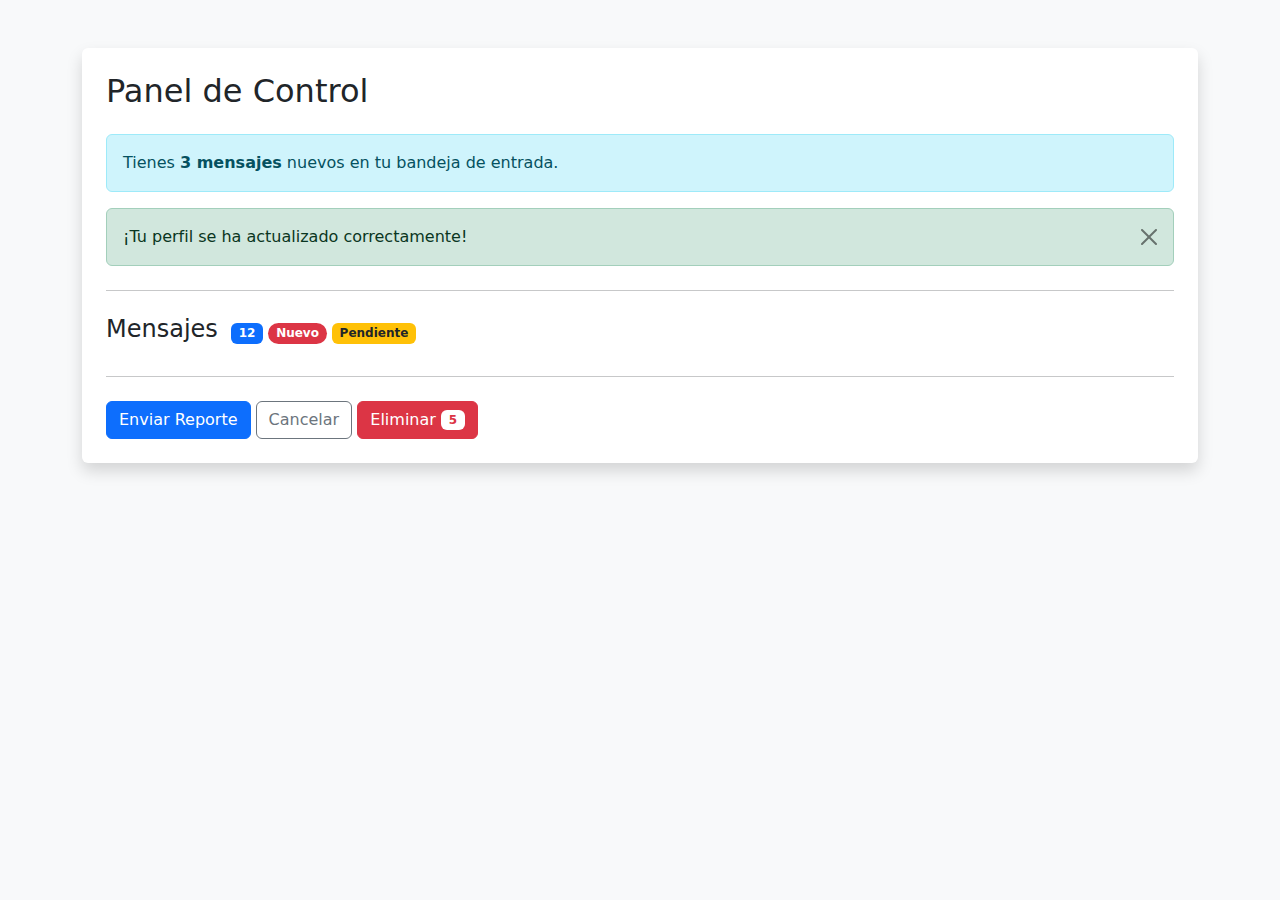
<file: Practica4Bootstrap/index.html>
<!DOCTYPE html>
<html lang="es">
<head>
  <meta charset="UTF-8">
  <meta name="viewport" content="width=device-width, initial-scale=1.0">
  <title>Clase: Componentes Básicos</title>
  <link href="https://cdn.jsdelivr.net/npm/bootstrap@5.3.0/dist/css/bootstrap.min.css" rel="stylesheet">
</head>
<body class="bg-light">

  <div class="container my-5">
    <div class="bg-white p-4 rounded shadow">

      <h2 class="mb-4">Panel de Control</h2>

      <!-- Ejemplo de Alertas -->
      <div class="alert alert-info" role="alert">
        Tienes <strong>3 mensajes</strong> nuevos en tu bandeja de entrada.
      </div>

      <div class="alert alert-success alert-dismissible fade show" role="alert">
        ¡Tu perfil se ha actualizado correctamente!
        <button type="button" class="btn-close" data-bs-dismiss="alert"></button>
      </div>

      <hr class="my-4">

      <!-- Ejemplo de Badges (Insignias) -->
      <div class="mb-4">
        <h4 class="d-inline-block me-2">Mensajes</h4>
        <span class="badge bg-primary">12</span>
        <span class="badge rounded-pill bg-danger">Nuevo</span>
        <span class="badge bg-warning text-dark">Pendiente</span>
      </div>

      <hr class="my-4">

      <!-- Ejemplo de Botones -->
      <div class="d-grid gap-2 d-md-block">
        <button class="btn btn-primary" type="button">Enviar Reporte</button>
        <button class="btn btn-outline-secondary" type="button">Cancelar</button>
        <button class="btn btn-danger" type="button">
          Eliminar <span class="badge bg-white text-danger">5</span>
        </button>
      </div>

    </div>
  </div>

  <!-- JS de Bootstrap (Necesario para que la alerta se cierre) -->
  <script src="https://cdn.jsdelivr.net/npm/bootstrap@5.3.0/dist/js/bootstrap.bundle.min.js"></script>

</body>
</html>
</file>
<file: Desafio5 css/css/estilos.css>
body{
    background-color: #e9e6f3;
    font-family: serif;
}

h1{
    text-align: center;
}

.tarjeta{
    border-style: solid;
    border-radius: 10px;
    border-color: purple;
    border-width: 2px;

    width: 50%;

    margin: 25px auto;

    padding: 15px;

    text-align: center;

    box-sizing: border-box;

    background-color: white;
}

img{
    width: 75%;
    height: 250px;        
    object-fit: cover;    
    border-radius: 5px;
    margin-top: 10px;
    margin-bottom: 10px;
}
</file>
<file: Practica 2 css/css/estilos.css>
* {
    margin: 15px;
}

p{
    font-size: 1.5rem;
}

h1, p{
    text-align: center;
}

img{
    margin-left: 40%;
}

.cita{
    font-style: italic;
}

#autor{
    color: brown;
}
</file>
<file: Practica 4 css/css/estilos.css>
h1{
    font-family: "Playfair Display", serif;
    font-weight: 900;
    font-style: italic;
    font-size: 7rem;
}

h2{
    font-family: "Playfair Display", serif;
    font-weight: 400;
    font-size: 2rem;
}
p{
    font-family: "Montserrat", serif;
    font-weight: 400;
    font-size: 1rem;
}
</file>
<file: Practica 6 css/css/estilos.css>
.tarjeta{
    border-style: solid;
    border-radius: 10px;
    border-color: goldenrod;
    border-width: 2px;

    width: 15%;

    margin: 25px auto 25px;

    padding: 10px;

    text-align: center;

    box-sizing: border-box;

    display: inline-block;
}
img{
    width: 75%;
    height: 200px;
}
.oculto{
    /*visibility: hidden;*/
    display: none;
}
</file>
<file: Practica 8 css/css/estilos.css>
* {
  box-sizing: border-box;
}

body {
  margin: 0;
  font-family: Arial;
}

.header {
  text-align: center;
  padding: 32px;
}

.container {
  display: flex;
  flex-wrap: wrap;
  padding: 0 4px;
}

.column {
  flex: 25%;
  max-width: 25%;
  padding: 0 4px;
}

.column img {
  margin-top: 8px;
  vertical-align: middle;
}
</file>
<file: Practica 9 css/css/estilos.css>
@import url('https://fonts.googleapis.com/css2?family=Inter:wght@300;400;700&family=Special+Elite&display=swap');

* {
    margin: 0;
    padding: 0;
    box-sizing: border-box;
}

body {
    font-family: 'Inter', sans-serif;
    background-image: url(../img/street.jpg);
    background-size: contain;
    color: #333;
    line-height: 1.6;
}

header {
    background-color: #2b270b81;
    color: #fff;
    padding: 10px;
    position: sticky;
    top: 0;
    z-index: 1000;
    display: flex;
    flex-direction: row;
    align-items: center;
    justify-content: space-evenly;
}

.titulo {
    font-family: 'SpecialElite', cursive;
    letter-spacing: 5px;
    text-align: center;
    margin-bottom: 10px;
    max-height: max-content;
    font-size: 1.4rem;
}

.menu {
    display: flex;
    justify-content: center;
    list-style: none;
    gap: 20px;
    font-size: 0.9rem;
}

.link {
    text-decoration: none;
    color: #fff;
    padding: 8px 15px;
    border-radius: 5px;
    transition: 0.3s;
}

.link:hover {
    background-color: #c0b73d;
}

main {
    width: 85%;
    max-width: 1200px;
    margin: auto;
}

section {
    margin: 40px 0;
    padding: 20px;
    background-color: #ffffffd5;
    border-radius: 10px;
    box-shadow: 0 4px 10px rgba(0,0,0,0.1);
}

#s1, #s2, #s3, #s4, #s5 {
    margin-bottom: 15px;
    color: #584343;
    text-align: center;
}

.imgpeq {
    border: solid white 8px;
    margin: 35px 0;
    float: right;
    box-shadow: 0 4px 10px rgba(0,0,0,0.1);
}

ul, ol {
    margin-left: 20px;
}

li {
    margin-bottom: 8px;
}

.ficha table {
    width: 100%;
    border-collapse: collapse;
}

.ficha th, .ficha td {
    border: 1px solid #747474;
    padding: 10px;
}

.ficha th {
    background-color: #5e5a4b;
    color: white;
}

.centrado {
    text-align: center;
}

form {
    margin-top: 20px;
    margin-left: auto;
    margin-right: auto;
    width: 50%;
}

input {
    padding: 8px;
    width: 100%;
    max-width: 400px;
    border: 1px solid #ccc;
    border-radius: 5px;
}

input[type="submit"] {
    background-color: #7e724b;
    color: white;
    border: none;
    cursor: pointer;
    margin-top: 10px;
}

input[type="submit"]:hover {
    background-color: #4b3d0c;
}

.galeria {
    display: flex;
    flex-direction: column;
    gap: 10px;
    justify-content: center;
}

.contenedor-galeria{
    display: flex;
    flex-direction: row;
    flex-wrap: wrap;
    gap: 10px;
    align-content: center;
    justify-content: center
}

.galeria img {
    width: 30%;
    height: 300px;
    object-fit: cover; 
    border-radius: 10px;
    transition: transform 0.3s;
}

.galeria img:hover {
    transform: scale(1.1);
}

footer {
    text-align: center;
    padding: 20px;
    background-color: #000;
    color: white;
    margin-top: 40px;
}
</file>
